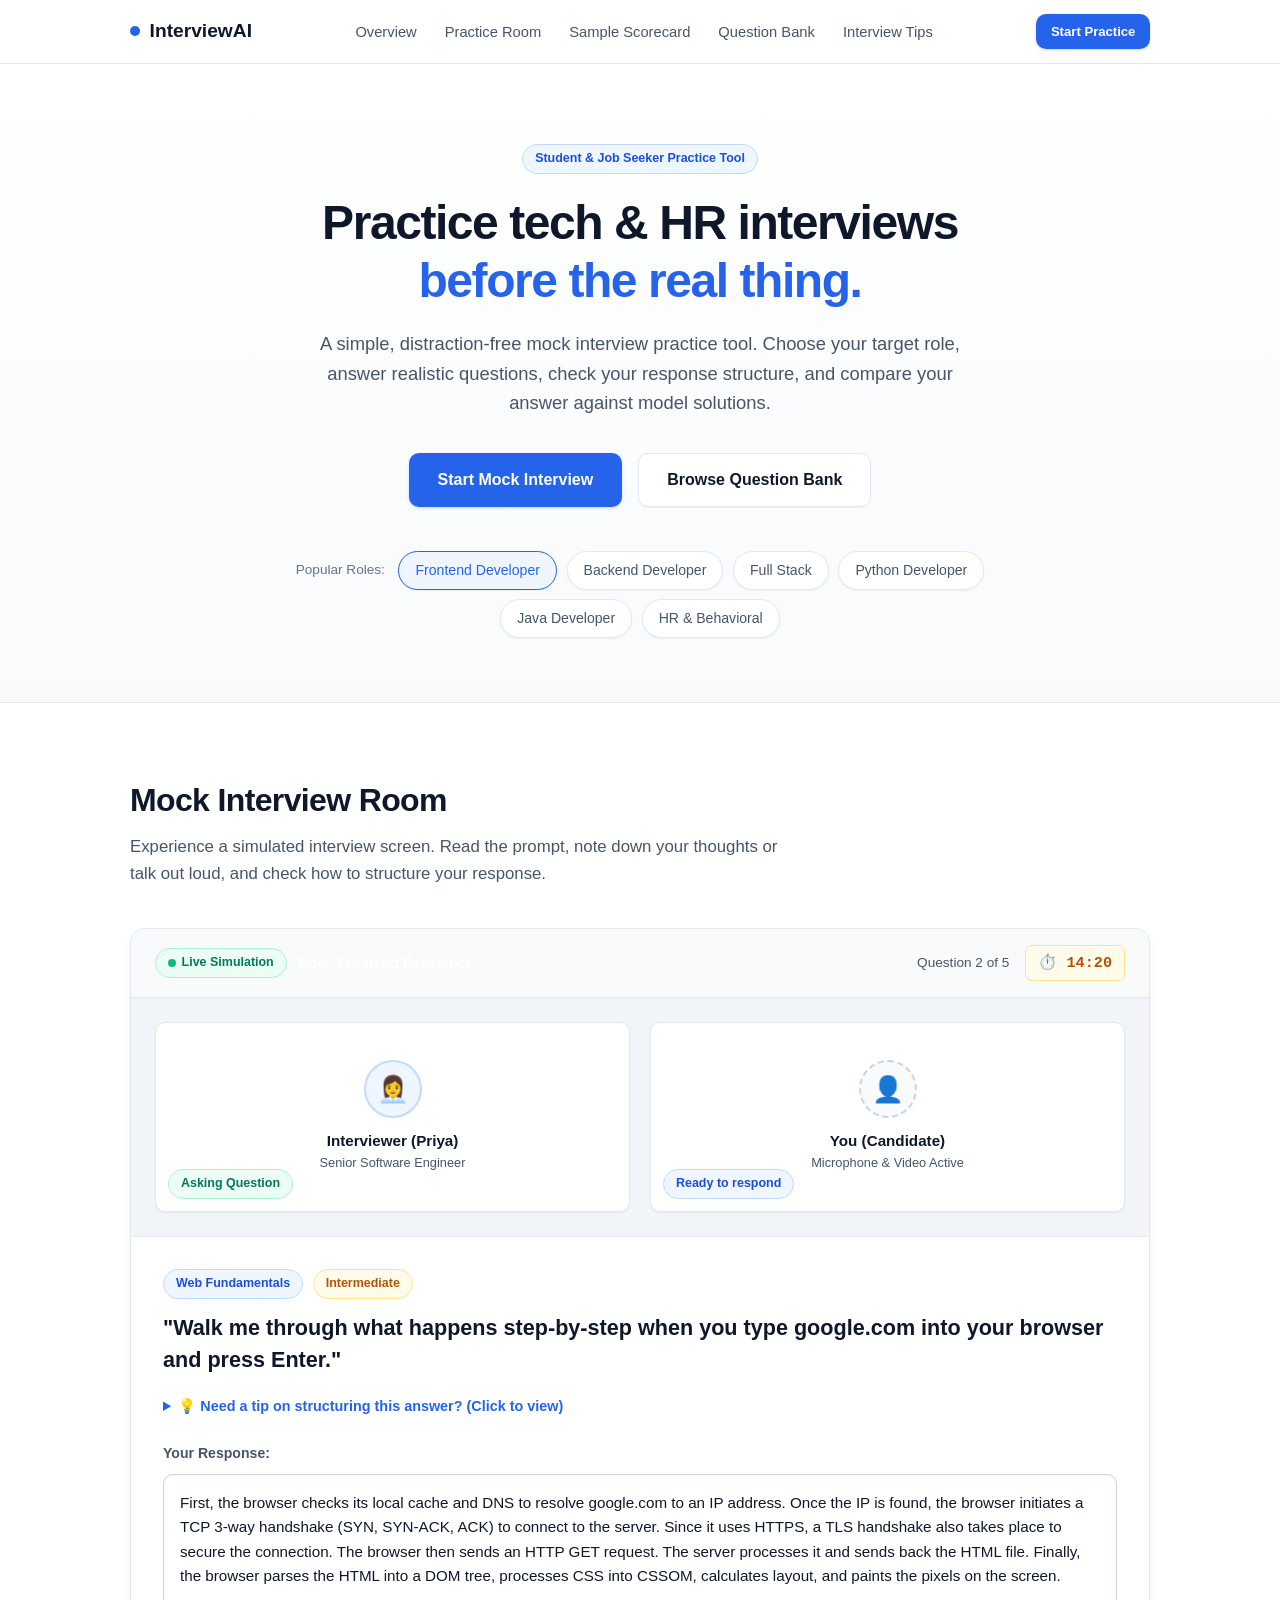
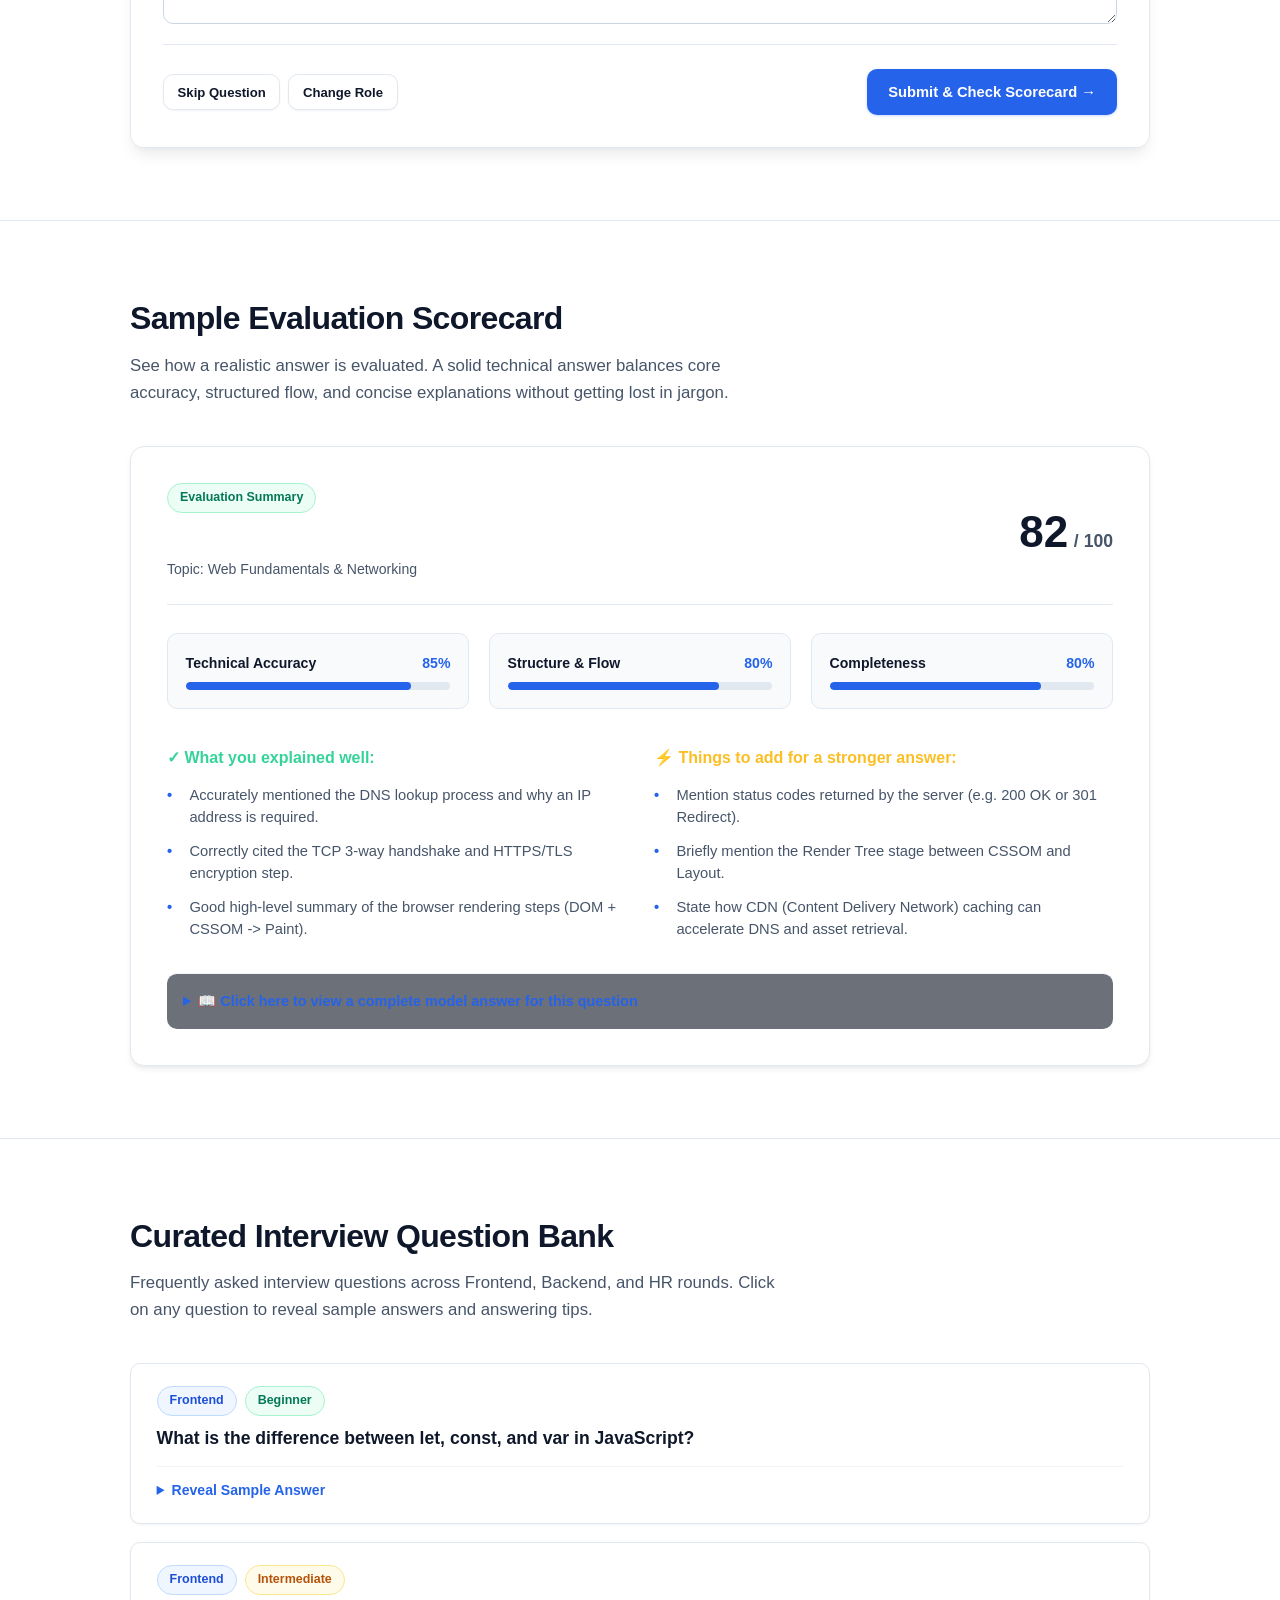
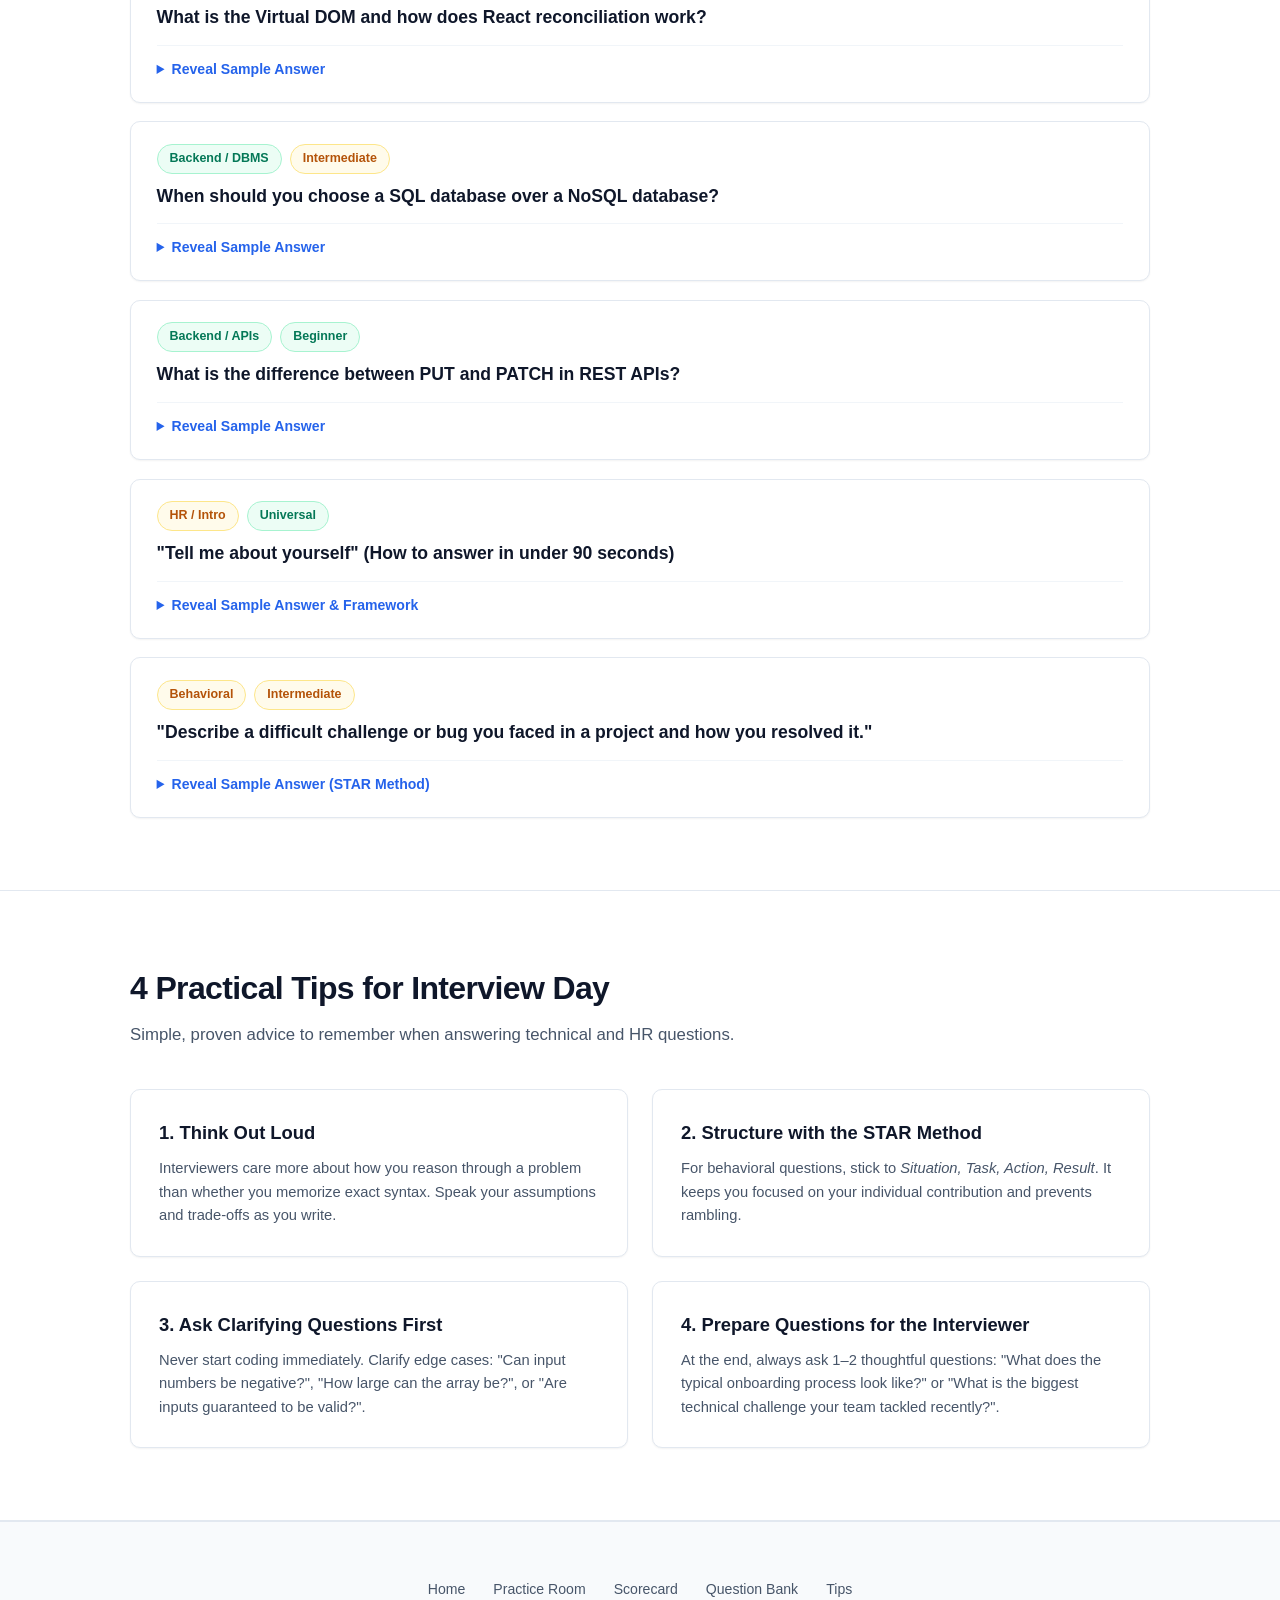
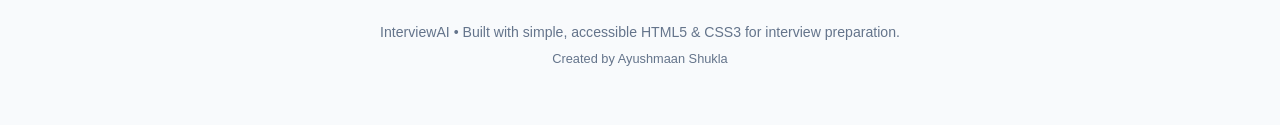
<file: index.html>
<!DOCTYPE html>
<html lang="en">
<head>
  <meta charset="UTF-8">
  <meta name="viewport" content="width=device-width, initial-scale=1.0">
  <meta name="description" content="InterviewAI - A clean, simple mock interview tool for students and job seekers to practice technical and HR questions.">
  <title>InterviewAI – Practice Technical & HR Mock Interviews</title>
  <link rel="stylesheet" href="css/style.css">
</head>
<body>

  <!-- ================= Navigation Bar ================= -->
  <header class="navbar">
    <div class="container nav-container">
      <a href="#home" class="nav-brand">
        <span class="brand-dot"></span>
        InterviewAI
      </a>

      <nav>
        <ul class="nav-links">
          <li><a href="#home" class="nav-link">Overview</a></li>
          <li><a href="#practice" class="nav-link">Practice Room</a></li>
          <li><a href="#scorecard" class="nav-link">Sample Scorecard</a></li>
          <li><a href="#questions" class="nav-link">Question Bank</a></li>
          <li><a href="#tips" class="nav-link">Interview Tips</a></li>
        </ul>
      </nav>

      <a href="#practice" class="btn btn-primary btn-sm">Start Practice</a>
    </div>
  </header>

  <!-- ================= Hero Section ================= -->
  <section class="hero" id="home">
    <div class="container">
      <div class="hero-tag">
        <span class="badge badge-blue">Student & Job Seeker Practice Tool</span>
      </div>

      <h1 class="hero-title">
        Practice tech & HR interviews <br><span>before the real thing.</span>
      </h1>

      <p class="hero-subtitle">
        A simple, distraction-free mock interview practice tool. Choose your target role, answer realistic questions, check your response structure, and compare your answer against model solutions.
      </p>

      <div class="hero-cta">
        <a href="#practice" class="btn btn-primary btn-lg">Start Mock Interview</a>
        <a href="#questions" class="btn btn-secondary btn-lg">Browse Question Bank</a>
      </div>

      <!-- Role Selection Pills -->
      <div class="role-pills-wrap">
        <span style="font-size: 0.85rem; color: var(--text-dim); margin-right: 0.25rem;">Popular Roles:</span>
        <a href="#practice" class="role-pill active">Frontend Developer</a>
        <a href="#practice" class="role-pill">Backend Developer</a>
        <a href="#practice" class="role-pill">Full Stack</a>
        <a href="#practice" class="role-pill">Python Developer</a>
        <a href="#practice" class="role-pill">Java Developer</a>
        <a href="#practice" class="role-pill">HR & Behavioral</a>
      </div>
    </div>
  </section>

  <!-- ================= 1. Live Mock Interview Room ================= -->
  <section class="section" id="practice">
    <div class="container">
      
      <div class="section-title">Mock Interview Room</div>
      <p class="section-desc">
        Experience a simulated interview screen. Read the prompt, note down your thoughts or talk out loud, and check how to structure your response.
      </p>

      <div class="interview-box">
        
        <!-- Interview Status Topbar -->
        <div class="interview-topbar">
          <div style="display: flex; align-items: center; gap: 0.75rem;">
            <span class="badge badge-green">
              <span class="live-pulse"></span> Live Simulation
            </span>
            <span style="font-size: 0.88rem; font-weight: 600; color: #fff;">
              Role: Frontend Developer
            </span>
          </div>

          <div style="display: flex; align-items: center; gap: 1rem;">
            <span style="font-size: 0.85rem; color: var(--text-muted);">Question 2 of 5</span>
            <div class="timer-tag" title="Simulated countdown timer">
              ⏱️ 14:20
            </div>
          </div>
        </div>

        <!-- Video Split Stage -->
        <div class="video-stage">
          
          <!-- Interviewer Tile -->
          <div class="video-tile">
            <div class="interviewer-avatar">👩‍💼</div>
            <div class="tile-label">Interviewer (Priya)</div>
            <div class="tile-sub">Senior Software Engineer</div>
            <div class="tile-tag-bottom">
              <span class="badge badge-green">Asking Question</span>
            </div>
          </div>

          <!-- Candidate Webcam Preview Tile -->
          <div class="video-tile">
            <div class="candidate-avatar">👤</div>
            <div class="tile-label">You (Candidate)</div>
            <div class="tile-sub">Microphone & Video Active</div>
            <div class="tile-tag-bottom">
              <span class="badge badge-blue">Ready to respond</span>
            </div>
          </div>

        </div>

        <!-- Question Prompt Area -->
        <div class="question-wrap">
          
          <div class="question-meta">
            <span class="badge badge-blue">Web Fundamentals</span>
            <span class="badge badge-amber">Intermediate</span>
          </div>

          <h2 class="question-heading">
            "Walk me through what happens step-by-step when you type google.com into your browser and press Enter."
          </h2>

          <!-- Expandable Answering Tips -->
          <details class="tips-toggle">
            <summary>💡 Need a tip on structuring this answer? (Click to view)</summary>
            <div class="tips-content">
              <strong>Key Steps to Mention:</strong>
              <ol style="margin-top: 0.4rem; padding-left: 1.25rem;">
                <li><strong>DNS Lookup:</strong> Browser checks cache (browser, OS, router) then queries DNS servers to resolve the domain to an IP address.</li>
                <li><strong>TCP Handshake:</strong> Browser initiates a 3-way handshake (SYN, SYN-ACK, ACK) to establish a connection with the server.</li>
                <li><strong>TLS Handshake:</strong> For HTTPS, certificates and encryption keys are exchanged.</li>
                <li><strong>HTTP Request & Response:</strong> Browser sends GET request; server responds with HTML, status codes (e.g. 200 OK), and headers.</li>
                <li><strong>Browser Rendering:</strong> HTML is parsed to DOM, CSS to CSSOM, combined into Render Tree, followed by Layout and Paint.</li>
              </ol>
            </div>
          </details>

          <!-- Candidate Answer Area -->
          <div class="answer-box">
            <label for="user-answer" class="answer-label">Your Response:</label>
            <textarea 
              id="user-answer" 
              class="answer-textarea" 
              placeholder="Type your notes or bullet points here to practice your response...">First, the browser checks its local cache and DNS to resolve google.com to an IP address. Once the IP is found, the browser initiates a TCP 3-way handshake (SYN, SYN-ACK, ACK) to connect to the server. Since it uses HTTPS, a TLS handshake also takes place to secure the connection. The browser then sends an HTTP GET request. The server processes it and sends back the HTML file. Finally, the browser parses the HTML into a DOM tree, processes CSS into CSSOM, calculates layout, and paints the pixels on the screen.</textarea>
          </div>

          <!-- Action Buttons -->
          <div class="action-bar">
            <div style="display: flex; gap: 0.5rem;">
              <a href="#questions" class="btn btn-secondary btn-sm">Skip Question</a>
              <a href="#home" class="btn btn-secondary btn-sm">Change Role</a>
            </div>

            <a href="#scorecard" class="btn btn-primary">
              Submit & Check Scorecard →
            </a>
          </div>

        </div>

      </div>

    </div>
  </section>

  <!-- ================= 2. Sample Scorecard & Feedback ================= -->
  <section class="section" id="scorecard">
    <div class="container">
      
      <div class="section-title">Sample Evaluation Scorecard</div>
      <p class="section-desc">
        See how a realistic answer is evaluated. A solid technical answer balances core accuracy, structured flow, and concise explanations without getting lost in jargon.
      </p>

      <div class="scorecard-card">
        
        <!-- Scorecard Header -->
        <div class="scorecard-header">
          <div>
            <span class="badge badge-green" style="margin-bottom: 0.4rem;">Evaluation Summary</span>
            <h3 style="font-size: 1.4rem; color: #fff;">Performance on Question 2</h3>
            <p style="font-size: 0.88rem; color: var(--text-muted); margin-top: 2px;">
              Topic: Web Fundamentals & Networking
            </p>
          </div>

          <div class="score-badge-big">
            82 <span>/ 100</span>
          </div>
        </div>

        <!-- Competency Bars -->
        <div class="competency-grid">
          
          <div class="comp-item">
            <div class="comp-top">
              <span>Technical Accuracy</span>
              <span style="color: var(--primary);">85%</span>
            </div>
            <div class="comp-track">
              <div class="comp-fill" style="width: 85%;"></div>
            </div>
          </div>

          <div class="comp-item">
            <div class="comp-top">
              <span>Structure & Flow</span>
              <span style="color: var(--primary);">80%</span>
            </div>
            <div class="comp-track">
              <div class="comp-fill" style="width: 80%;"></div>
            </div>
          </div>

          <div class="comp-item">
            <div class="comp-top">
              <span>Completeness</span>
              <span style="color: var(--primary);">80%</span>
            </div>
            <div class="comp-track">
              <div class="comp-fill" style="width: 80%;"></div>
            </div>
          </div>

        </div>

        <!-- Feedback Strengths and Weaknesses -->
        <div class="feedback-grid">
          
          <div class="feedback-col">
            <h4 style="color: #34d399;">✓ What you explained well:</h4>
            <ul class="feedback-list">
              <li>Accurately mentioned the DNS lookup process and why an IP address is required.</li>
              <li>Correctly cited the TCP 3-way handshake and HTTPS/TLS encryption step.</li>
              <li>Good high-level summary of the browser rendering steps (DOM + CSSOM -> Paint).</li>
            </ul>
          </div>

          <div class="feedback-col">
            <h4 style="color: #fbbf24;">⚡ Things to add for a stronger answer:</h4>
            <ul class="feedback-list">
              <li>Mention status codes returned by the server (e.g. 200 OK or 301 Redirect).</li>
              <li>Briefly mention the Render Tree stage between CSSOM and Layout.</li>
              <li>State how CDN (Content Delivery Network) caching can accelerate DNS and asset retrieval.</li>
            </ul>
          </div>

        </div>

        <!-- Model Answer Dropdown -->
        <details class="q-details" style="background: rgba(11, 17, 32, 0.6); padding: 1rem; border-radius: var(--radius-md);">
          <summary style="cursor: pointer; color: var(--primary); font-weight: 600; font-size: 0.9rem;">
            📖 Click here to view a complete model answer for this question
          </summary>
          <div style="margin-top: 0.75rem; font-size: 0.88rem; color: #cbd5e1; line-height: 1.6;">
            <p><strong>Ideal 60-Second Answer:</strong></p>
            <p><em>"When you enter a URL, the browser first resolves the hostname into an IP address via DNS lookup, checking local browser caches, OS resolver, and root DNS servers. Next, the client establishes a reliable TCP connection with the server via a three-way handshake (SYN, SYN-ACK, ACK), followed by a TLS handshake for HTTPS security. The browser then dispatches an HTTP GET request. The web server processes the request and returns an HTTP response containing headers and the HTML payload. Finally, the browser parses the HTML into a DOM tree, parses CSS into a CSSOM tree, combines them into a Render tree, calculates geometry during the layout phase, and paints pixels onto the screen."</em></p>
          </div>
        </details>

      </div>

    </div>
  </section>

  <!-- ================= 3. Curated Question Bank ================= -->
  <section class="section" id="questions">
    <div class="container">
      
      <div class="section-title">Curated Interview Question Bank</div>
      <p class="section-desc">
        Frequently asked interview questions across Frontend, Backend, and HR rounds. Click on any question to reveal sample answers and answering tips.
      </p>

      <div class="q-list">
        
        <!-- Frontend Q1 -->
        <div class="q-card">
          <div class="q-card-header">
            <span class="badge badge-blue">Frontend</span>
            <span class="badge badge-green">Beginner</span>
          </div>
          <div class="q-card-title">What is the difference between let, const, and var in JavaScript?</div>
          
          <details class="q-details">
            <summary>Reveal Sample Answer</summary>
            <div class="q-answer-box">
              <p><strong>Answer:</strong></p>
              <ul>
                <li><strong>var:</strong> Function-scoped, can be re-declared and re-assigned, and is hoisted with an initial value of <code>undefined</code>.</li>
                <li><strong>let:</strong> Block-scoped, can be re-assigned but not re-declared in the same scope. Hoisted into the Temporal Dead Zone (cannot access before initialization).</li>
                <li><strong>const:</strong> Block-scoped, cannot be re-assigned or re-declared, and must be initialized when declared. (Note: objects declared with const can still have their properties mutated).</li>
              </ul>
              <p style="margin-top: 0.5rem; color: #fbbf24; font-size: 0.82rem;">💡 <em>Rule of thumb: Default to <code>const</code>, use <code>let</code> when a value needs reassignment, avoid <code>var</code> in modern code.</em></p>
            </div>
          </details>
        </div>

        <!-- Frontend Q2 -->
        <div class="q-card">
          <div class="q-card-header">
            <span class="badge badge-blue">Frontend</span>
            <span class="badge badge-amber">Intermediate</span>
          </div>
          <div class="q-card-title">What is the Virtual DOM and how does React reconciliation work?</div>
          
          <details class="q-details">
            <summary>Reveal Sample Answer</summary>
            <div class="q-answer-box">
              <p><strong>Answer:</strong> The Virtual DOM is a lightweight, in-memory JavaScript representation of the real DOM. When state changes, React creates a new Virtual DOM tree and runs a diffing algorithm (reconciliation) comparing it to the previous tree. It determines the minimum set of real DOM updates required and batches them efficiently, avoiding slow browser re-paints.</p>
            </div>
          </details>
        </div>

        <!-- Backend Q3 -->
        <div class="q-card">
          <div class="q-card-header">
            <span class="badge badge-green">Backend / DBMS</span>
            <span class="badge badge-amber">Intermediate</span>
          </div>
          <div class="q-card-title">When should you choose a SQL database over a NoSQL database?</div>
          
          <details class="q-details">
            <summary>Reveal Sample Answer</summary>
            <div class="q-answer-box">
              <p><strong>Answer:</strong> Choose <strong>SQL</strong> (PostgreSQL, MySQL) when your data is structured, relationships between entities are clear, and you require strict ACID compliance (e.g. banking, e-commerce orders). Choose <strong>NoSQL</strong> (MongoDB, DynamoDB) when handling rapidly evolving schemas, large-scale unstructured document data, or when horizontal scaling across distributed nodes is prioritized over complex relational joins.</p>
            </div>
          </details>
        </div>

        <!-- Backend Q4 -->
        <div class="q-card">
          <div class="q-card-header">
            <span class="badge badge-green">Backend / APIs</span>
            <span class="badge badge-green">Beginner</span>
          </div>
          <div class="q-card-title">What is the difference between PUT and PATCH in REST APIs?</div>
          
          <details class="q-details">
            <summary>Reveal Sample Answer</summary>
            <div class="q-answer-box">
              <p><strong>Answer:</strong> <code>PUT</code> replaces the entire resource with the payload sent in the request (idempotent complete update). <code>PATCH</code> applies partial modifications to an existing resource, only updating the specific fields provided.</p>
            </div>
          </details>
        </div>

        <!-- HR Q5 -->
        <div class="q-card">
          <div class="q-card-header">
            <span class="badge badge-amber">HR / Intro</span>
            <span class="badge badge-green">Universal</span>
          </div>
          <div class="q-card-title">"Tell me about yourself" (How to answer in under 90 seconds)</div>
          
          <details class="q-details">
            <summary>Reveal Sample Answer & Framework</summary>
            <div class="q-answer-box">
              <p><strong>Use the Present-Past-Future Model:</strong></p>
              <p>1. <strong>Present:</strong> Who you are right now and your current focus ("I'm a final-year student specializing in full-stack web development with React and Node.js...").</p>
              <p>2. <strong>Past:</strong> Relevant projects or internships with measurable impact ("Recently, I built a collaborative task app that cut response times by 30%...").</p>
              <p>3. <strong>Future:</strong> Why you are excited about this specific role ("I want to join your team to contribute to scalable web applications and learn from experienced engineers.").</p>
            </div>
          </details>
        </div>

        <!-- HR Q6 -->
        <div class="q-card">
          <div class="q-card-header">
            <span class="badge badge-amber">Behavioral</span>
            <span class="badge badge-amber">Intermediate</span>
          </div>
          <div class="q-card-title">"Describe a difficult challenge or bug you faced in a project and how you resolved it."</div>
          
          <details class="q-details">
            <summary>Reveal Sample Answer (STAR Method)</summary>
            <div class="q-answer-box">
              <p><strong>Use the STAR Method:</strong></p>
              <ul>
                <li><strong>Situation:</strong> Describe the context (e.g., our college portal crashed under heavy test load).</li>
                <li><strong>Task:</strong> What was your goal? (Diagnose the bottleneck and fix it before deployment).</li>
                <li><strong>Action:</strong> What did YOU do? (Used Chrome DevTools profiler, identified an un-indexed database query causing memory spikes, added index and memoized data).</li>
                <li><strong>Result:</strong> What was the outcome? (Reduced load time from 4.2s to 600ms with zero crashes).</li>
              </ul>
            </div>
          </details>
        </div>

      </div>

    </div>
  </section>

  <!-- ================= 4. Practical Interview Tips ================= -->
  <section class="section" id="tips">
    <div class="container">
      
      <div class="section-title">4 Practical Tips for Interview Day</div>
      <p class="section-desc">
        Simple, proven advice to remember when answering technical and HR questions.
      </p>

      <div class="tips-grid">
        
        <div class="tip-card">
          <h3>1. Think Out Loud</h3>
          <p>Interviewers care more about how you reason through a problem than whether you memorize exact syntax. Speak your assumptions and trade-offs as you write.</p>
        </div>

        <div class="tip-card">
          <h3>2. Structure with the STAR Method</h3>
          <p>For behavioral questions, stick to <em>Situation, Task, Action, Result</em>. It keeps you focused on your individual contribution and prevents rambling.</p>
        </div>

        <div class="tip-card">
          <h3>3. Ask Clarifying Questions First</h3>
          <p>Never start coding immediately. Clarify edge cases: "Can input numbers be negative?", "How large can the array be?", or "Are inputs guaranteed to be valid?".</p>
        </div>

        <div class="tip-card">
          <h3>4. Prepare Questions for the Interviewer</h3>
          <p>At the end, always ask 1–2 thoughtful questions: "What does the typical onboarding process look like?" or "What is the biggest technical challenge your team tackled recently?".</p>
        </div>

      </div>

    </div>
  </section>

  <!-- ================= Footer ================= -->
  <footer class="footer">
    <div class="container">
      <div class="footer-links">
        <a href="#home">Home</a>
        <a href="#practice">Practice Room</a>
        <a href="#scorecard">Scorecard</a>
        <a href="#questions">Question Bank</a>
        <a href="#tips">Tips</a>
      </div>
      <div>
        InterviewAI • Built with simple, accessible HTML5 & CSS3 for interview preparation.
      </div>
      <div style="margin-top: 0.35rem; font-size: 0.8rem; color: var(--text-dim);">
        Created by Ayushmaan Shukla
      </div>
    </div>
  </footer>

</body>
</html>
</file>
<file: css/style.css>
/* ==========================================================================
   InterviewAI - Clean, Simple & Human Mock Interview Platform
   Light Theme (White Background) • Pure HTML5 & CSS3
   ========================================================================== */

/* --- Simple Design Tokens (Light Theme) --- */
:root {
  --bg-page: #ffffff;       /* Pure white page background */
  --bg-subtle: #f8fafc;     /* Subtle light slate background for sections/tiles */
  --bg-card: #ffffff;       /* Crisp white cards */
  --bg-card-hover: #f8fafc;
  --bg-input: #ffffff;      /* Clean white input */
  
  --border-color: #e2e8f0;  /* Clean light borders */
  --border-focus: #3b82f6;
  
  --primary: #2563eb;       /* Professional royal blue */
  --primary-hover: #1d4ed8;
  --accent-emerald: #059669; /* Crisp green */
  --accent-amber: #d97706;   /* Crisp amber */
  
  --text-main: #0f172a;     /* Deep slate text for high readability */
  --text-muted: #475569;    /* Clean secondary text */
  --text-dim: #64748b;      /* Subtle labels */

  --font-family: -apple-system, BlinkMacSystemFont, "Segoe UI", Roboto, Oxygen, Ubuntu, Cantarell, "Helvetica Neue", sans-serif;
  
  --radius-sm: 6px;
  --radius-md: 10px;
  --radius-lg: 14px;
  --radius-full: 9999px;
  
  --shadow-sm: 0 1px 2px 0 rgba(0, 0, 0, 0.05);
  --shadow-md: 0 4px 6px -1px rgba(0, 0, 0, 0.07), 0 2px 4px -2px rgba(0, 0, 0, 0.05);
  --shadow-lg: 0 10px 15px -3px rgba(0, 0, 0, 0.08), 0 4px 6px -4px rgba(0, 0, 0, 0.04);
  
  --transition: all 0.2s ease;
}

/* --- Base Reset --- */
*, *::before, *::after {
  box-sizing: border-box;
  margin: 0;
  padding: 0;
}

html {
  font-size: 16px;
  scroll-behavior: smooth;
  color-scheme: light;
}

body {
  font-family: var(--font-family);
  background-color: var(--bg-page);
  color: var(--text-main);
  line-height: 1.6;
  min-height: 100vh;
}

a {
  color: inherit;
  text-decoration: none;
  transition: var(--transition);
}

img, svg {
  display: block;
}

button, input, select, textarea {
  font-family: inherit;
  font-size: inherit;
}

/* --- Layout Container --- */
.container {
  width: 100%;
  max-width: 1060px;
  margin-left: auto;
  margin-right: auto;
  padding-left: 1.25rem;
  padding-right: 1.25rem;
}

.section {
  padding: 4.5rem 0;
  border-bottom: 1px solid var(--border-color);
}

.section-alt {
  background-color: var(--bg-subtle);
}

.section-title {
  font-size: 2rem;
  font-weight: 700;
  margin-bottom: 0.5rem;
  color: var(--text-main);
  letter-spacing: -0.02em;
}

.section-desc {
  color: var(--text-muted);
  font-size: 1.05rem;
  margin-bottom: 2.5rem;
  max-width: 650px;
}

/* --- Navigation Bar --- */
.navbar {
  position: sticky;
  top: 0;
  z-index: 100;
  background: rgba(255, 255, 255, 0.96);
  backdrop-filter: blur(8px);
  border-bottom: 1px solid var(--border-color);
  padding: 0.85rem 0;
}

.nav-container {
  display: flex;
  align-items: center;
  justify-content: space-between;
}

.nav-brand {
  display: flex;
  align-items: center;
  gap: 0.6rem;
  font-weight: 700;
  font-size: 1.2rem;
  color: var(--text-main);
}

.brand-dot {
  width: 10px;
  height: 10px;
  border-radius: 50%;
  background: var(--primary);
}

.nav-links {
  display: flex;
  align-items: center;
  gap: 1.75rem;
  list-style: none;
}

.nav-link {
  color: var(--text-muted);
  font-size: 0.92rem;
  font-weight: 500;
}

.nav-link:hover {
  color: var(--primary);
}

/* --- Buttons --- */
.btn {
  display: inline-flex;
  align-items: center;
  justify-content: center;
  gap: 0.5rem;
  padding: 0.65rem 1.25rem;
  font-size: 0.92rem;
  font-weight: 600;
  border-radius: var(--radius-md);
  border: 1px solid transparent;
  cursor: pointer;
  transition: var(--transition);
  text-decoration: none;
  white-space: nowrap;
}

.btn-primary {
  background: var(--primary);
  color: #ffffff;
  box-shadow: 0 1px 3px rgba(37, 99, 235, 0.25);
}

.btn-primary:hover {
  background: var(--primary-hover);
}

.btn-secondary {
  background: #ffffff;
  color: var(--text-main);
  border-color: var(--border-color);
  box-shadow: var(--shadow-sm);
}

.btn-secondary:hover {
  background: var(--bg-subtle);
  border-color: #cbd5e1;
}

.btn-sm {
  padding: 0.4rem 0.85rem;
  font-size: 0.82rem;
}

.btn-lg {
  padding: 0.8rem 1.75rem;
  font-size: 1rem;
}

/* --- Badges --- */
.badge {
  display: inline-flex;
  align-items: center;
  gap: 0.35rem;
  padding: 0.25rem 0.75rem;
  border-radius: var(--radius-full);
  font-size: 0.78rem;
  font-weight: 600;
}

.badge-blue {
  background: #eff6ff;
  color: #1d4ed8;
  border: 1px solid #bfdbfe;
}

.badge-green {
  background: #ecfdf5;
  color: #047857;
  border: 1px solid #a7f3d0;
}

.badge-amber {
  background: #fffbeb;
  color: #b45309;
  border: 1px solid #fde68a;
}

.badge-gray {
  background: #f1f5f9;
  color: #475569;
  border: 1px solid #e2e8f0;
}

/* --- Hero Section --- */
.hero {
  padding: 5rem 0 4rem;
  text-align: center;
  background: linear-gradient(180deg, #ffffff 0%, #f8fafc 100%);
  border-bottom: 1px solid var(--border-color);
}

.hero-tag {
  margin-bottom: 1.25rem;
}

.hero-title {
  font-size: 3rem;
  font-weight: 800;
  line-height: 1.2;
  letter-spacing: -0.03em;
  margin-bottom: 1.25rem;
  color: var(--text-main);
}

.hero-title span {
  color: var(--primary);
}

.hero-subtitle {
  font-size: 1.15rem;
  color: var(--text-muted);
  max-width: 680px;
  margin: 0 auto 2.25rem;
  line-height: 1.6;
}

.hero-cta {
  display: flex;
  align-items: center;
  justify-content: center;
  gap: 1rem;
  margin-bottom: 2.75rem;
}

/* Role Selector Pills */
.role-pills-wrap {
  display: flex;
  align-items: center;
  justify-content: center;
  flex-wrap: wrap;
  gap: 0.6rem;
  max-width: 800px;
  margin: 0 auto;
}

.role-pill {
  padding: 0.45rem 1rem;
  background: #ffffff;
  border: 1px solid var(--border-color);
  border-radius: var(--radius-full);
  font-size: 0.88rem;
  color: var(--text-muted);
  font-weight: 500;
  box-shadow: var(--shadow-sm);
  transition: var(--transition);
}

.role-pill:hover,
.role-pill.active {
  background: #eff6ff;
  border-color: var(--primary);
  color: var(--primary);
}

/* --- Live Mock Interview Room Section --- */
.interview-box {
  background: #ffffff;
  border: 1px solid var(--border-color);
  border-radius: var(--radius-lg);
  overflow: hidden;
  box-shadow: var(--shadow-lg);
}

.interview-topbar {
  display: flex;
  align-items: center;
  justify-content: space-between;
  padding: 1rem 1.5rem;
  background: #f8fafc;
  border-bottom: 1px solid var(--border-color);
}

.timer-tag {
  display: inline-flex;
  align-items: center;
  gap: 0.4rem;
  font-weight: 700;
  font-family: monospace;
  font-size: 0.95rem;
  color: #b45309;
  background: #fffbeb;
  padding: 0.3rem 0.75rem;
  border-radius: var(--radius-sm);
  border: 1px solid #fde68a;
}

.live-pulse {
  width: 8px;
  height: 8px;
  border-radius: 50%;
  background: #10b981;
  animation: pulseDot 1.8s infinite;
}

@keyframes pulseDot {
  0% { transform: scale(0.9); opacity: 0.6; }
  50% { transform: scale(1.2); opacity: 1; }
  100% { transform: scale(0.9); opacity: 0.6; }
}

/* Video Simulation Split View */
.video-stage {
  display: grid;
  grid-template-columns: 1fr 1fr;
  gap: 1.25rem;
  padding: 1.5rem;
  background: #f1f5f9;
  border-bottom: 1px solid var(--border-color);
}

.video-tile {
  background: #ffffff;
  border: 1px solid var(--border-color);
  border-radius: var(--radius-md);
  padding: 1.75rem 1.5rem;
  display: flex;
  flex-direction: column;
  align-items: center;
  justify-content: center;
  min-height: 190px;
  position: relative;
  text-align: center;
  box-shadow: var(--shadow-sm);
}

.interviewer-avatar {
  width: 58px;
  height: 58px;
  border-radius: 50%;
  background: #eff6ff;
  border: 2px solid #bfdbfe;
  display: flex;
  align-items: center;
  justify-content: center;
  font-size: 1.6rem;
  margin-bottom: 0.65rem;
}

.candidate-avatar {
  width: 58px;
  height: 58px;
  border-radius: 50%;
  background: #f8fafc;
  border: 2px dashed #cbd5e1;
  display: flex;
  align-items: center;
  justify-content: center;
  font-size: 1.6rem;
  margin-bottom: 0.65rem;
}

.tile-label {
  font-size: 0.95rem;
  font-weight: 700;
  color: var(--text-main);
}

.tile-sub {
  font-size: 0.8rem;
  color: var(--text-muted);
}

.tile-tag-bottom {
  position: absolute;
  bottom: 0.75rem;
  left: 0.75rem;
  font-size: 0.75rem;
}

/* Question Area */
.question-wrap {
  padding: 2rem;
  background: #ffffff;
}

.question-meta {
  display: flex;
  align-items: center;
  gap: 0.6rem;
  margin-bottom: 0.85rem;
}

.question-heading {
  font-size: 1.35rem;
  font-weight: 700;
  color: var(--text-main);
  line-height: 1.45;
  margin-bottom: 1.25rem;
}

/* Textarea Input */
.answer-box {
  display: flex;
  flex-direction: column;
  gap: 0.6rem;
  margin-bottom: 1.25rem;
}

.answer-label {
  font-size: 0.88rem;
  font-weight: 600;
  color: var(--text-muted);
}

.answer-textarea {
  width: 100%;
  min-height: 150px;
  background: #ffffff;
  border: 1px solid #cbd5e1;
  border-radius: var(--radius-md);
  padding: 1rem;
  color: var(--text-main);
  font-size: 0.95rem;
  line-height: 1.6;
  outline: none;
  resize: vertical;
}

.answer-textarea:focus {
  border-color: var(--primary);
  box-shadow: 0 0 0 3px rgba(37, 99, 235, 0.15);
}

/* Expandable Tips */
.tips-toggle {
  margin-bottom: 1.5rem;
}

.tips-toggle summary {
  cursor: pointer;
  color: var(--primary);
  font-size: 0.9rem;
  font-weight: 600;
}

.tips-content {
  margin-top: 0.65rem;
  padding: 1rem 1.25rem;
  background: #fffbeb;
  border-left: 3px solid #f59e0b;
  border-radius: 0 var(--radius-sm) var(--radius-sm) 0;
  font-size: 0.88rem;
  color: #78350f;
  line-height: 1.6;
}

/* Interview Action Bar */
.action-bar {
  display: flex;
  align-items: center;
  justify-content: space-between;
  flex-wrap: wrap;
  gap: 1rem;
  border-top: 1px solid var(--border-color);
  padding-top: 1.5rem;
}

/* --- Scorecard / Results Section --- */
.scorecard-card {
  background: #ffffff;
  border: 1px solid var(--border-color);
  border-radius: var(--radius-lg);
  padding: 2.25rem;
  box-shadow: var(--shadow-md);
}

.scorecard-header {
  display: flex;
  align-items: center;
  justify-content: space-between;
  border-bottom: 1px solid var(--border-color);
  padding-bottom: 1.5rem;
  margin-bottom: 1.75rem;
  flex-wrap: wrap;
  gap: 1rem;
}

.score-badge-big {
  font-size: 2.75rem;
  font-weight: 800;
  color: var(--text-main);
  display: flex;
  align-items: baseline;
  gap: 0.35rem;
  line-height: 1;
}

.score-badge-big span {
  font-size: 1.1rem;
  color: var(--text-muted);
  font-weight: 600;
}

/* Competency Bars */
.competency-grid {
  display: grid;
  grid-template-columns: repeat(3, 1fr);
  gap: 1.25rem;
  margin-bottom: 2.25rem;
}

.comp-item {
  background: var(--bg-subtle);
  border: 1px solid var(--border-color);
  border-radius: var(--radius-md);
  padding: 1.1rem;
}

.comp-top {
  display: flex;
  justify-content: space-between;
  font-size: 0.88rem;
  font-weight: 600;
  margin-bottom: 0.5rem;
  color: var(--text-main);
}

.comp-track {
  width: 100%;
  height: 8px;
  background: #e2e8f0;
  border-radius: var(--radius-full);
  overflow: hidden;
}

.comp-fill {
  height: 100%;
  background: var(--primary);
  border-radius: var(--radius-full);
}

/* Feedback Details Two-Column */
.feedback-grid {
  display: grid;
  grid-template-columns: 1fr 1fr;
  gap: 1.75rem;
  margin-bottom: 2rem;
}

.feedback-col h4 {
  font-size: 1rem;
  font-weight: 700;
  margin-bottom: 0.85rem;
  display: flex;
  align-items: center;
  gap: 0.4rem;
}

.feedback-list {
  display: flex;
  flex-direction: column;
  gap: 0.75rem;
  font-size: 0.92rem;
  color: var(--text-muted);
  list-style: none;
}

.feedback-list li {
  padding-left: 1.4rem;
  position: relative;
  line-height: 1.5;
}

.feedback-list li::before {
  content: '•';
  position: absolute;
  left: 0;
  color: var(--primary);
  font-weight: bold;
}

/* --- Curated Question Bank Section --- */
.q-list {
  display: flex;
  flex-direction: column;
  gap: 1.15rem;
}

.q-card {
  background: #ffffff;
  border: 1px solid var(--border-color);
  border-radius: var(--radius-md);
  padding: 1.35rem 1.6rem;
  box-shadow: var(--shadow-sm);
  transition: var(--transition);
}

.q-card:hover {
  border-color: #cbd5e1;
  box-shadow: var(--shadow-md);
}

.q-card-header {
  display: flex;
  align-items: center;
  gap: 0.5rem;
  margin-bottom: 0.5rem;
}

.q-card-title {
  font-size: 1.1rem;
  font-weight: 700;
  color: var(--text-main);
  margin-bottom: 0.85rem;
}

.q-details {
  border-top: 1px solid #f1f5f9;
  padding-top: 0.75rem;
}

.q-details summary {
  cursor: pointer;
  color: var(--primary);
  font-size: 0.88rem;
  font-weight: 600;
}

.q-answer-box {
  margin-top: 0.75rem;
  padding: 1.1rem;
  background: #f8fafc;
  border: 1px solid var(--border-color);
  border-radius: var(--radius-sm);
  font-size: 0.9rem;
  color: #334155;
  line-height: 1.6;
}

/* --- Student Tips Grid --- */
.tips-grid {
  display: grid;
  grid-template-columns: repeat(2, 1fr);
  gap: 1.5rem;
}

.tip-card {
  background: #ffffff;
  border: 1px solid var(--border-color);
  border-radius: var(--radius-md);
  padding: 1.75rem;
  box-shadow: var(--shadow-sm);
}

.tip-card h3 {
  font-size: 1.15rem;
  font-weight: 700;
  margin-bottom: 0.6rem;
  color: var(--text-main);
}

.tip-card p {
  font-size: 0.92rem;
  color: var(--text-muted);
  line-height: 1.6;
}

/* --- Footer --- */
.footer {
  padding: 3.5rem 0;
  text-align: center;
  color: var(--text-dim);
  font-size: 0.88rem;
  background: var(--bg-subtle);
  border-top: 1px solid var(--border-color);
}

.footer-links {
  display: flex;
  justify-content: center;
  gap: 1.75rem;
  margin-bottom: 1.25rem;
}

.footer-links a {
  color: var(--text-muted);
  font-weight: 500;
}

.footer-links a:hover {
  color: var(--primary);
}

/* --- Responsive Media Queries --- */
@media (max-width: 820px) {
  .hero-title {
    font-size: 2.35rem;
  }
  
  .video-stage {
    grid-template-columns: 1fr;
  }

  .competency-grid {
    grid-template-columns: 1fr;
  }

  .feedback-grid {
    grid-template-columns: 1fr;
  }

  .tips-grid {
    grid-template-columns: 1fr;
  }
}

@media (max-width: 640px) {
  .nav-links {
    display: none;
  }

  .hero-cta {
    flex-direction: column;
    width: 100%;
  }

  .hero-cta .btn {
    width: 100%;
  }

  .action-bar {
    flex-direction: column;
    align-items: stretch;
  }

  .action-bar .btn {
    width: 100%;
  }
}
</file>
